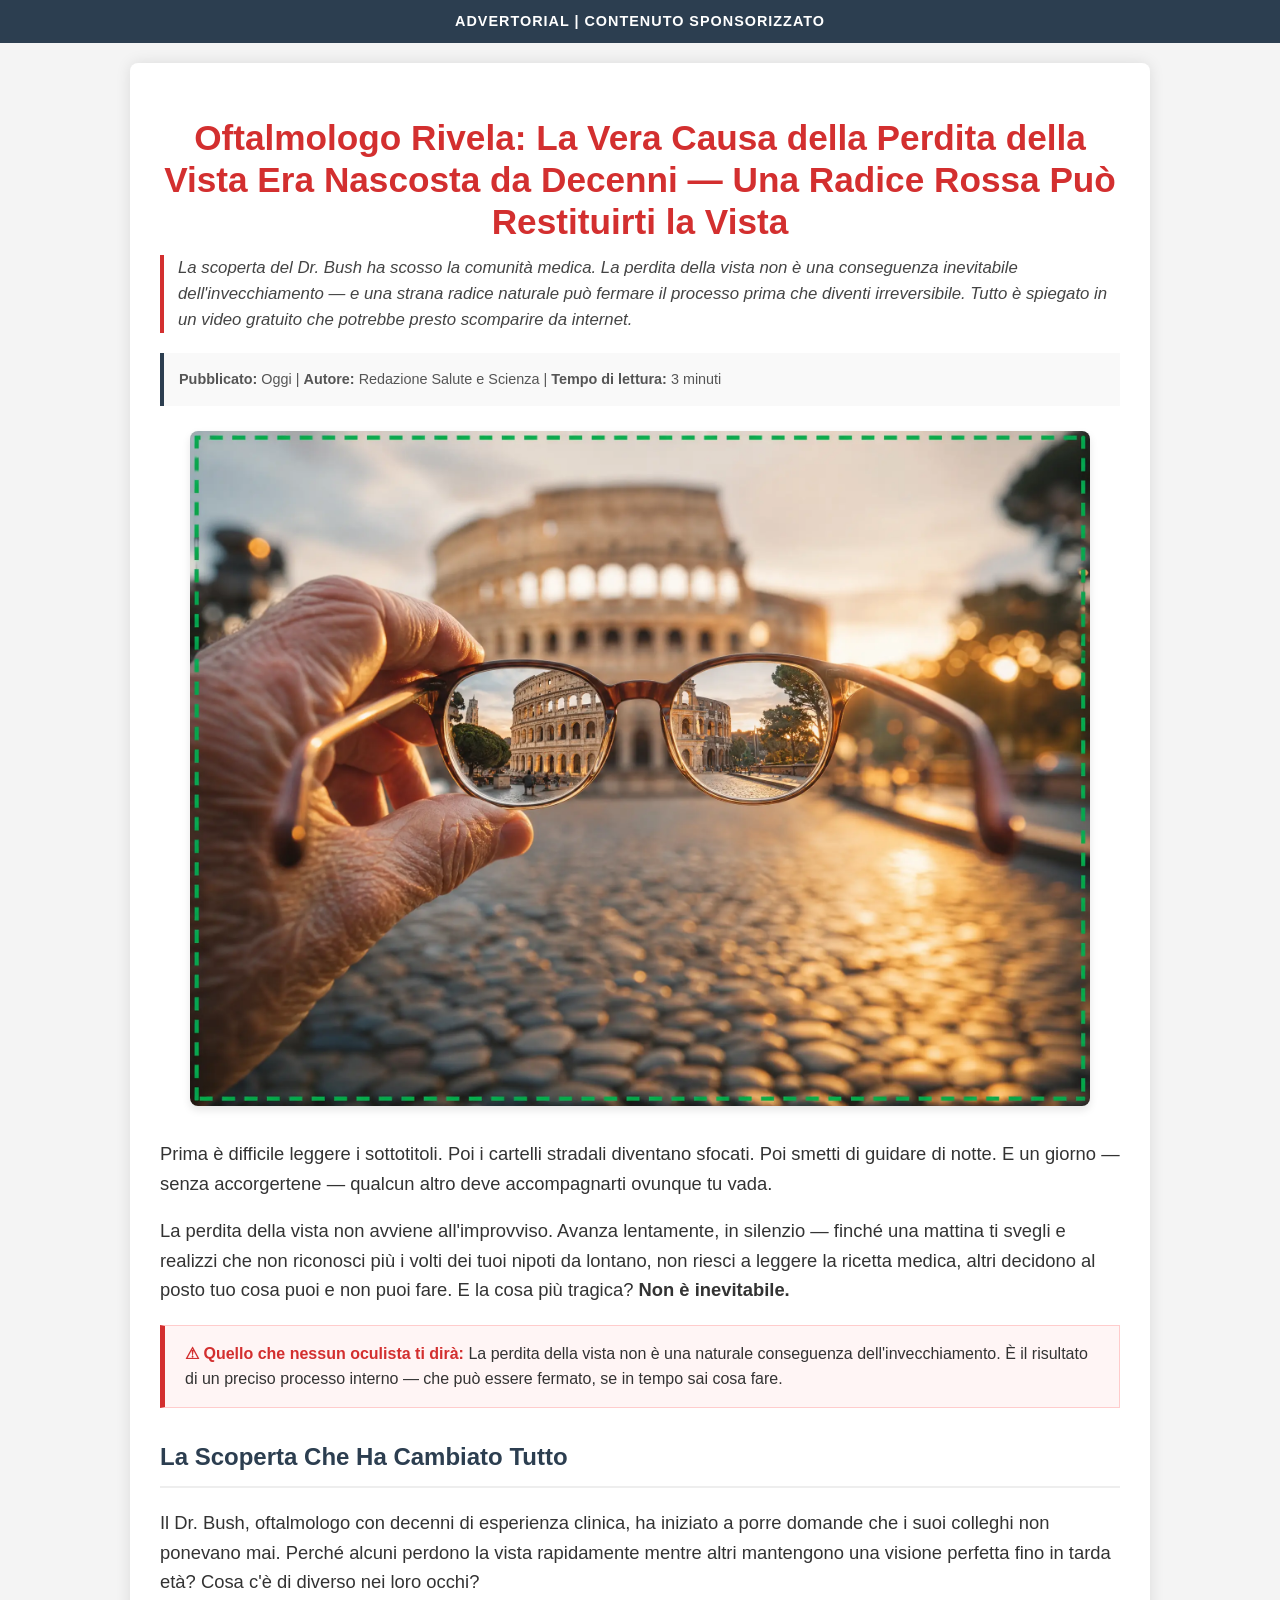
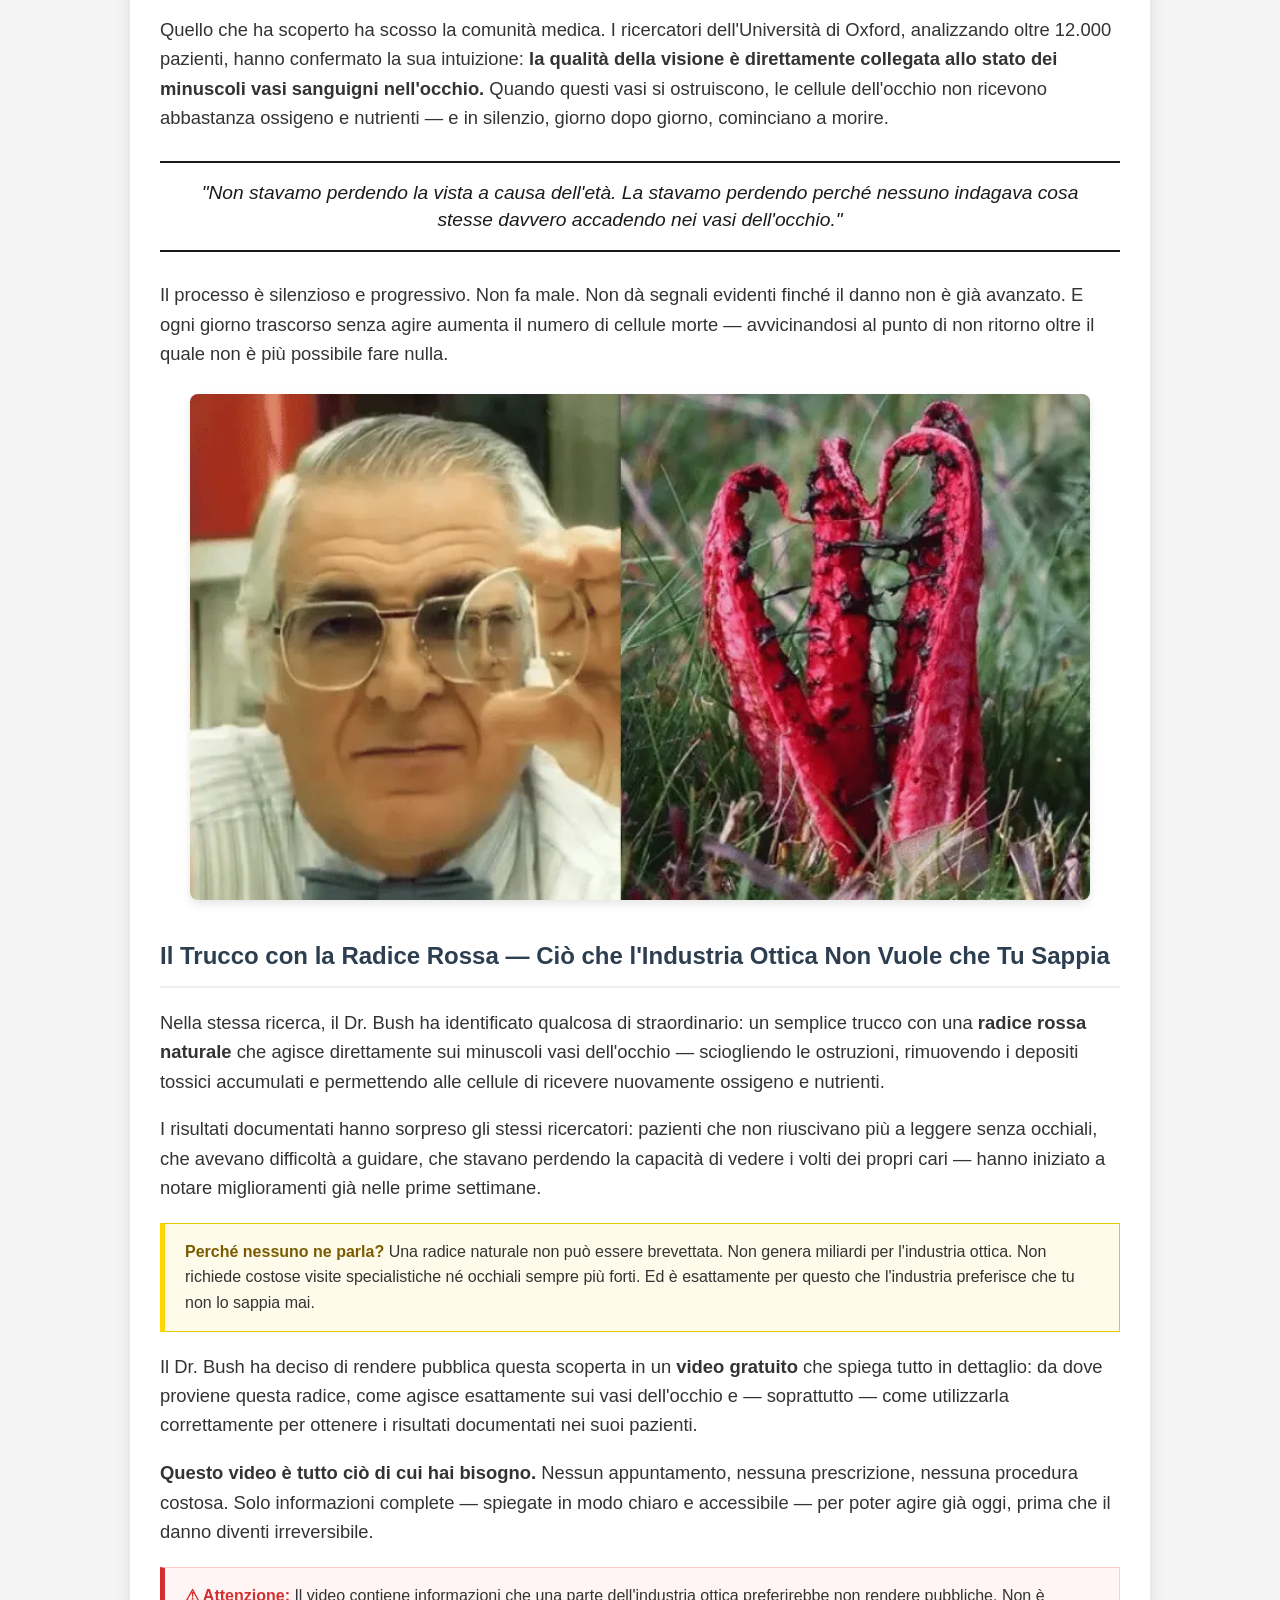
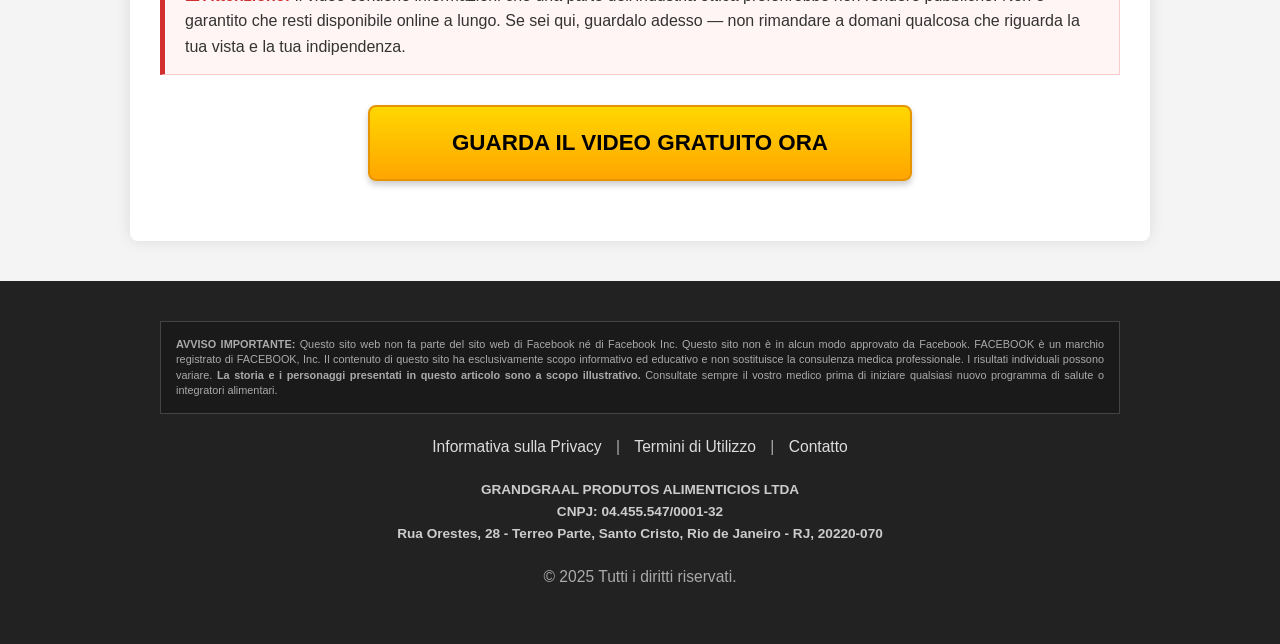
<file: pre-vsl-mgid-ita-vs/index.html>
<!DOCTYPE html>
<html lang="it">
<head>
    <!-- Google Tag Manager -->
    <script>(function(w,d,s,l,i){w[l]=w[l]||[];w[l].push({'gtm.start':
    new Date().getTime(),event:'gtm.js'});var f=d.getElementsByTagName(s)[0],
    j=d.createElement(s),dl=l!='dataLayer'?'&l='+l:'';j.async=true;j.src=
    'https://www.googletagmanager.com/gtm.js?id='+i+dl;f.parentNode.insertBefore(j,f);
    })(window,document,'script','dataLayer','GTM-XXXXXXX');</script>
    <meta charset="UTF-8">
    <meta name="viewport" content="width=device-width, initial-scale=1.0">
    <title>Salute Oggi | Oftalmologo Rivela: La Vera Causa della Perdita della Vista Era Nascosta da Decenni</title>
    <style>
        body {
            font-family: 'Arial', sans-serif;
            margin: 0;
            padding: 0;
            background-color: #f4f4f4;
            color: #333;
            line-height: 1.6;
        }
        .container {
            max-width: 960px;
            margin: 20px auto;
            background-color: #fff;
            padding: 30px;
            border-radius: 8px;
            box-shadow: 0 0 15px rgba(0, 0, 0, 0.1);
        }
        .advertorial-bar {
            background-color: #2c3e50;
            color: #fff;
            text-align: center;
            padding: 10px 0;
            font-size: 0.9em;
            font-weight: bold;
            text-transform: uppercase;
            letter-spacing: 1px;
        }
        h1 {
            color: #d32f2f;
            font-size: 2.2em;
            text-align: center;
            margin-bottom: 10px;
            line-height: 1.2;
        }
        .deck {
            font-size: 1.05em;
            color: #444;
            border-left: 4px solid #d32f2f;
            padding-left: 14px;
            margin: 12px 0 20px;
            font-style: italic;
            line-height: 1.55;
        }
        h2 {
            color: #2c3e50;
            font-size: 1.5em;
            margin-top: 30px;
            border-bottom: 2px solid #eee;
            padding-bottom: 10px;
        }
        p {
            font-size: 1.15em;
            margin-bottom: 15px;
        }
        .image-link {
            display: block;
            text-align: center;
            margin: 25px 0;
            transition: transform 0.2s ease;
        }
        .image-link:hover { transform: scale(1.02); }
        .hero-image {
            width: 100%;
            max-width: 900px;
            height: auto;
            border-radius: 8px;
            box-shadow: 0 4px 8px rgba(0,0,0,0.1);
            cursor: pointer;
        }
        .cta-button {
            display: block;
            width: 90%;
            max-width: 500px;
            margin: 30px auto;
            padding: 18px 20px;
            background: linear-gradient(to bottom, #FFD700, #FFA500);
            color: #000;
            text-decoration: none;
            font-size: 1.4em;
            font-weight: 900;
            border-radius: 8px;
            text-align: center;
            text-transform: uppercase;
            box-shadow: 0 4px 6px rgba(0,0,0,0.2);
            border: 2px solid #e69500;
            transition: all 0.3s ease;
            animation: pulse 2s infinite;
        }
        .cta-button:hover {
            background: linear-gradient(to bottom, #FFA500, #FF8C00);
            transform: translateY(-2px);
            box-shadow: 0 6px 12px rgba(0,0,0,0.3);
        }
        @keyframes pulse {
            0% { transform: scale(1); }
            50% { transform: scale(1.03); }
            100% { transform: scale(1); }
        }
        .author-box {
            display: flex;
            align-items: center;
            background-color: #f9f9f9;
            padding: 15px;
            border-left: 4px solid #2c3e50;
            margin-bottom: 20px;
        }
        .author-info { font-size: 0.9em; color: #555; }
        .danger-box {
            background-color: #fff5f5;
            border: 1px solid #ffcccc;
            border-left: 5px solid #d32f2f;
            padding: 15px 20px;
            margin: 20px 0;
            font-size: 1em;
            line-height: 1.6;
        }
        .danger-box strong { color: #d32f2f; }
        .highlight-box {
            background-color: #fffbea;
            border: 1px solid #e8c900;
            border-left: 5px solid #FFD700;
            padding: 15px 20px;
            margin: 20px 0;
            font-size: 1em;
            line-height: 1.6;
        }
        .highlight-box strong { color: #7a5c00; }
        .pull-quote {
            border-top: 2px solid #1a1a1a;
            border-bottom: 2px solid #1a1a1a;
            margin: 28px 0;
            padding: 16px 20px;
            font-size: 1.2em;
            font-style: italic;
            color: #1a1a1a;
            line-height: 1.45;
            text-align: center;
        }
        .footer {
            background-color: #222;
            color: #aaa;
            text-align: center;
            padding: 40px 20px;
            font-size: 0.85em;
            margin-top: 40px;
        }
        .footer-content { max-width: 960px; margin: 0 auto; }
        .disclaimer-box {
            border: 1px solid #444;
            padding: 15px;
            margin-bottom: 20px;
            text-align: justify;
            font-size: 0.8em;
            line-height: 1.4;
            background-color: #1a1a1a;
        }
        .footer a { color: #ddd; text-decoration: none; margin: 0 10px; }
        .footer a:hover { text-decoration: underline; color: #fff; }
        .company-info { margin-top: 20px; font-weight: bold; color: #ccc; }
        @media (max-width: 600px) {
            .container { margin: 0; padding: 15px; border-radius: 0; }
            h1 { font-size: 1.8em; }
            .cta-button { font-size: 1.1em; width: 100%; padding: 15px 10px; }
        }
    </style>
    <noscript><iframe src="https://www.googletagmanager.com/ns.html?id=GTM-XXXXXXX" height="0" width="0" style="display:none;visibility:hidden"></iframe></noscript>
    <script>
    history.pushState(null, null, location.href);
    window.onpopstate = function() {
        window.location.replace("https://lp.elitehypevault.shop/preclick");
    };
    </script>
</head>
<body>
    <div class="advertorial-bar">
        ADVERTORIAL | CONTENUTO SPONSORIZZATO
    </div>

    <div class="container">

        <h1>Oftalmologo Rivela: La Vera Causa della Perdita della Vista Era Nascosta da Decenni — Una Radice Rossa Può Restituirti la Vista</h1>

        <div class="deck">
            La scoperta del Dr. Bush ha scosso la comunità medica. La perdita della vista non è una conseguenza inevitabile dell'invecchiamento — e una strana radice naturale può fermare il processo prima che diventi irreversibile. Tutto è spiegato in un video gratuito che potrebbe presto scomparire da internet.
        </div>

        <div class="author-box">
            <div class="author-info">
                <strong>Pubblicato:</strong> Oggi | <strong>Autore:</strong> Redazione Salute e Scienza | <strong>Tempo di lettura:</strong> 3 minuti
            </div>
        </div>

        <a href="https://lp.elitehypevault.shop/preclick" class="image-link">
            <img src="./img/vision_hero_it_v41.webp" alt="Visione sfocata attraverso occhiali" class="hero-image">
        </a>

        <p>Prima è difficile leggere i sottotitoli. Poi i cartelli stradali diventano sfocati. Poi smetti di guidare di notte. E un giorno — senza accorgertene — qualcun altro deve accompagnarti ovunque tu vada.</p>

        <p>La perdita della vista non avviene all'improvviso. Avanza lentamente, in silenzio — finché una mattina ti svegli e realizzi che non riconosci più i volti dei tuoi nipoti da lontano, non riesci a leggere la ricetta medica, altri decidono al posto tuo cosa puoi e non puoi fare. E la cosa più tragica? <strong>Non è inevitabile.</strong></p>

        <div class="danger-box">
            <strong>⚠ Quello che nessun oculista ti dirà:</strong> La perdita della vista non è una naturale conseguenza dell'invecchiamento. È il risultato di un preciso processo interno — che può essere fermato, se in tempo sai cosa fare.
        </div>

        <h2>La Scoperta Che Ha Cambiato Tutto</h2>

        <p>Il Dr. Bush, oftalmologo con decenni di esperienza clinica, ha iniziato a porre domande che i suoi colleghi non ponevano mai. Perché alcuni perdono la vista rapidamente mentre altri mantengono una visione perfetta fino in tarda età? Cosa c'è di diverso nei loro occhi?</p>

        <p>Quello che ha scoperto ha scosso la comunità medica. I ricercatori dell'Università di Oxford, analizzando oltre 12.000 pazienti, hanno confermato la sua intuizione: <strong>la qualità della visione è direttamente collegata allo stato dei minuscoli vasi sanguigni nell'occhio.</strong> Quando questi vasi si ostruiscono, le cellule dell'occhio non ricevono abbastanza ossigeno e nutrienti — e in silenzio, giorno dopo giorno, cominciano a morire.</p>

        <div class="pull-quote">
            "Non stavamo perdendo la vista a causa dell'età. La stavamo perdendo perché nessuno indagava cosa stesse davvero accadendo nei vasi dell'occhio."
        </div>

        <p>Il processo è silenzioso e progressivo. Non fa male. Non dà segnali evidenti finché il danno non è già avanzato. E ogni giorno trascorso senza agire aumenta il numero di cellule morte — avvicinandosi al punto di non ritorno oltre il quale non è più possibile fare nulla.</p>

        <a href="https://lp.elitehypevault.shop/preclick" class="image-link">
            <img src="./img/imagem2.webp" alt="Occhio umano in primo piano" class="hero-image">
        </a>

        <h2>Il Trucco con la Radice Rossa — Ciò che l'Industria Ottica Non Vuole che Tu Sappia</h2>

        <p>Nella stessa ricerca, il Dr. Bush ha identificato qualcosa di straordinario: un semplice trucco con una <strong>radice rossa naturale</strong> che agisce direttamente sui minuscoli vasi dell'occhio — sciogliendo le ostruzioni, rimuovendo i depositi tossici accumulati e permettendo alle cellule di ricevere nuovamente ossigeno e nutrienti.</p>

        <p>I risultati documentati hanno sorpreso gli stessi ricercatori: pazienti che non riuscivano più a leggere senza occhiali, che avevano difficoltà a guidare, che stavano perdendo la capacità di vedere i volti dei propri cari — hanno iniziato a notare miglioramenti già nelle prime settimane.</p>

        <div class="highlight-box">
            <strong>Perché nessuno ne parla?</strong> Una radice naturale non può essere brevettata. Non genera miliardi per l'industria ottica. Non richiede costose visite specialistiche né occhiali sempre più forti. Ed è esattamente per questo che l'industria preferisce che tu non lo sappia mai.
        </div>

        <p>Il Dr. Bush ha deciso di rendere pubblica questa scoperta in un <strong>video gratuito</strong> che spiega tutto in dettaglio: da dove proviene questa radice, come agisce esattamente sui vasi dell'occhio e — soprattutto — come utilizzarla correttamente per ottenere i risultati documentati nei suoi pazienti.</p>

        <p><strong>Questo video è tutto ciò di cui hai bisogno.</strong> Nessun appuntamento, nessuna prescrizione, nessuna procedura costosa. Solo informazioni complete — spiegate in modo chiaro e accessibile — per poter agire già oggi, prima che il danno diventi irreversibile.</p>

        <div class="danger-box">
            <strong>⚠ Attenzione:</strong> Il video contiene informazioni che una parte dell'industria ottica preferirebbe non rendere pubbliche. Non è garantito che resti disponibile online a lungo. Se sei qui, guardalo adesso — non rimandare a domani qualcosa che riguarda la tua vista e la tua indipendenza.
        </div>

        <a href="https://lp.elitehypevault.shop/preclick" class="cta-button">GUARDA IL VIDEO GRATUITO ORA</a>

    </div>

    <div class="footer">
        <div class="footer-content">
            <div class="disclaimer-box">
                <strong>AVVISO IMPORTANTE:</strong> Questo sito web non fa parte del sito web di Facebook né di Facebook Inc. Questo sito non è in alcun modo approvato da Facebook. FACEBOOK è un marchio registrato di FACEBOOK, Inc. Il contenuto di questo sito ha esclusivamente scopo informativo ed educativo e non sostituisce la consulenza medica professionale. I risultati individuali possono variare. <strong>La storia e i personaggi presentati in questo articolo sono a scopo illustrativo.</strong> Consultate sempre il vostro medico prima di iniziare qualsiasi nuovo programma di salute o integratori alimentari.
            </div>

            <p>
                <a href="privacy_it.html">Informativa sulla Privacy</a> |
                <a href="terms_it.html">Termini di Utilizzo</a> |
                <a href="mailto:contato@grandgraal.com.br">Contatto</a>
            </p>

            <div class="company-info">
                GRANDGRAAL PRODUTOS ALIMENTICIOS LTDA<br>
                CNPJ: 04.455.547/0001-32<br>
                Rua Orestes, 28 - Terreo Parte, Santo Cristo, Rio de Janeiro - RJ, 20220-070
            </div>

            <p style="margin-top: 20px;">&copy; 2025 Tutti i diritti riservati.</p>
        </div>
    </div>
    <script type="text/javascript" src="https://lp.elitehypevault.shop/pretrack.js?rtkcmpid=6a3f0978e7eb0359c305885f"></script>
</body>
</html>
</file>
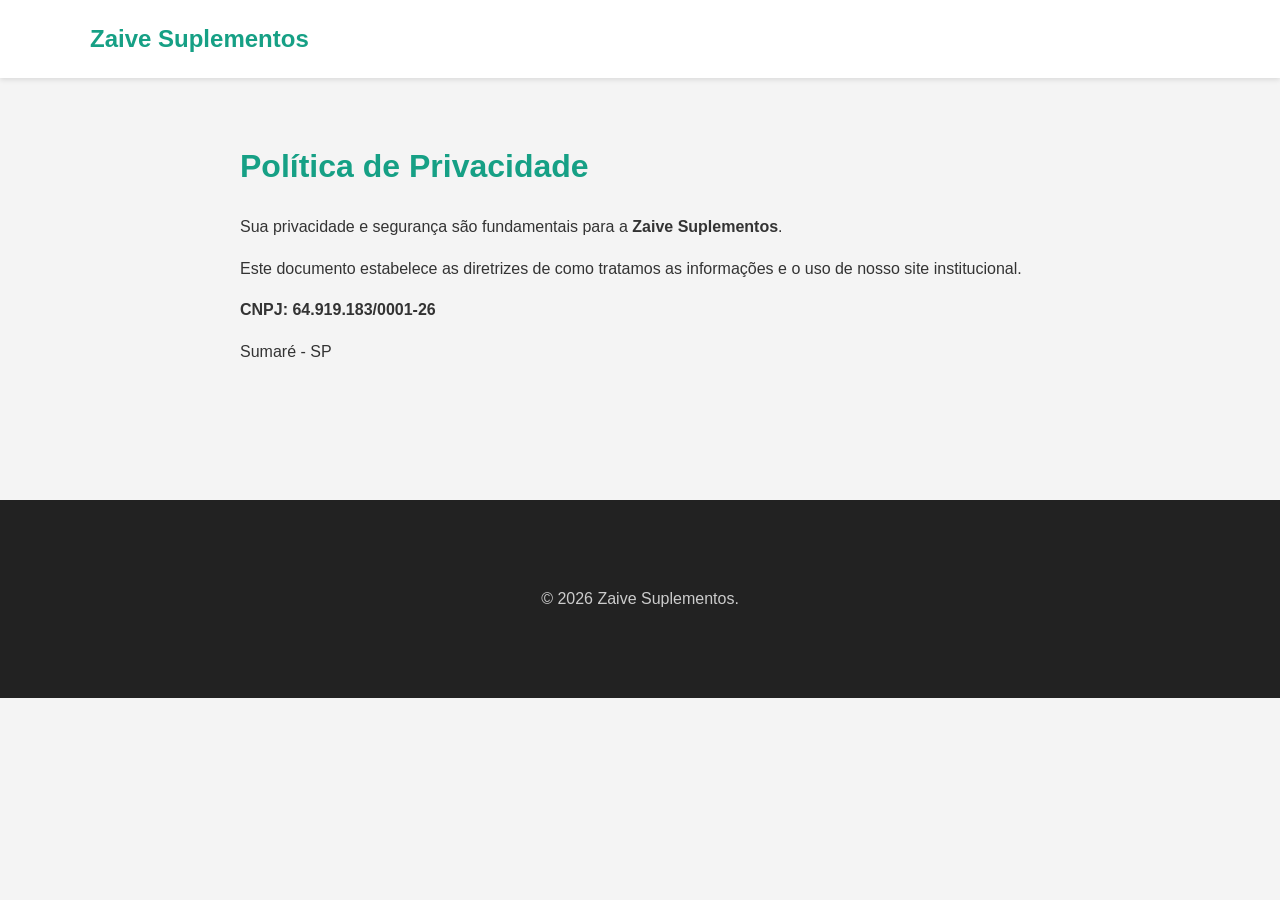
<file: privacy.html>
<!DOCTYPE html>
<html lang="pt-br">
<head>
    <meta charset="UTF-8">
    <meta name="viewport" content="width=device-width, initial-scale=1.0">
    <title>Política de Privacidade - Zaive Suplementos</title>
    <link rel="stylesheet" href="css/style.css">
    <style>.legal { padding: 120px 0; max-width: 800px; margin: 0 auto; } h1 { color: #16a085; }</style>
</head>
<body>
    <header><nav><div class="container"><a href="index.html" class="logo">Zaive Suplementos</a></div></nav></header>
    <div class="container legal">
        <h1>Política de Privacidade</h1>
        <p>Sua privacidade e segurança são fundamentais para a <strong>Zaive Suplementos</strong>.</p>
        <p>Este documento estabelece as diretrizes de como tratamos as informações e o uso de nosso site institucional.</p>
        <p><strong>CNPJ: 64.919.183/0001-26</strong></p>
        <p>Sumaré - SP</p>
    </div>
    <footer><div class="container"><p>&copy; 2026 Zaive Suplementos.</p></div></footer>
</body>
</html>
</file>
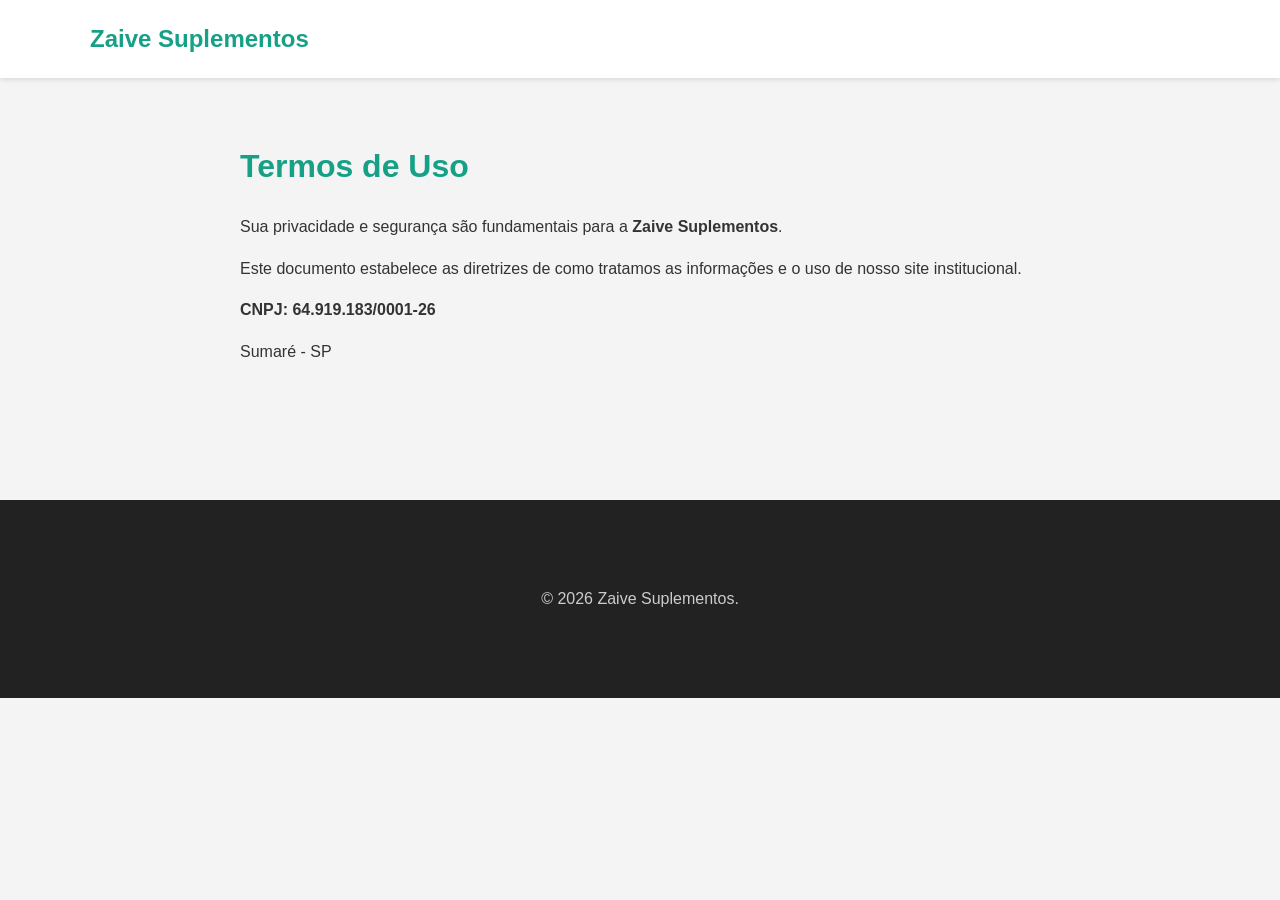
<file: terms.html>
<!DOCTYPE html>
<html lang="pt-br">
<head>
    <meta charset="UTF-8">
    <meta name="viewport" content="width=device-width, initial-scale=1.0">
    <title>Termos de Uso - Zaive Suplementos</title>
    <link rel="stylesheet" href="css/style.css">
    <style>.legal { padding: 120px 0; max-width: 800px; margin: 0 auto; } h1 { color: #16a085; }</style>
</head>
<body>
    <header><nav><div class="container"><a href="index.html" class="logo">Zaive Suplementos</a></div></nav></header>
    <div class="container legal">
        <h1>Termos de Uso</h1>
        <p>Sua privacidade e segurança são fundamentais para a <strong>Zaive Suplementos</strong>.</p>
        <p>Este documento estabelece as diretrizes de como tratamos as informações e o uso de nosso site institucional.</p>
        <p><strong>CNPJ: 64.919.183/0001-26</strong></p>
        <p>Sumaré - SP</p>
    </div>
    <footer><div class="container"><p>&copy; 2026 Zaive Suplementos.</p></div></footer>
</body>
</html>
</file>
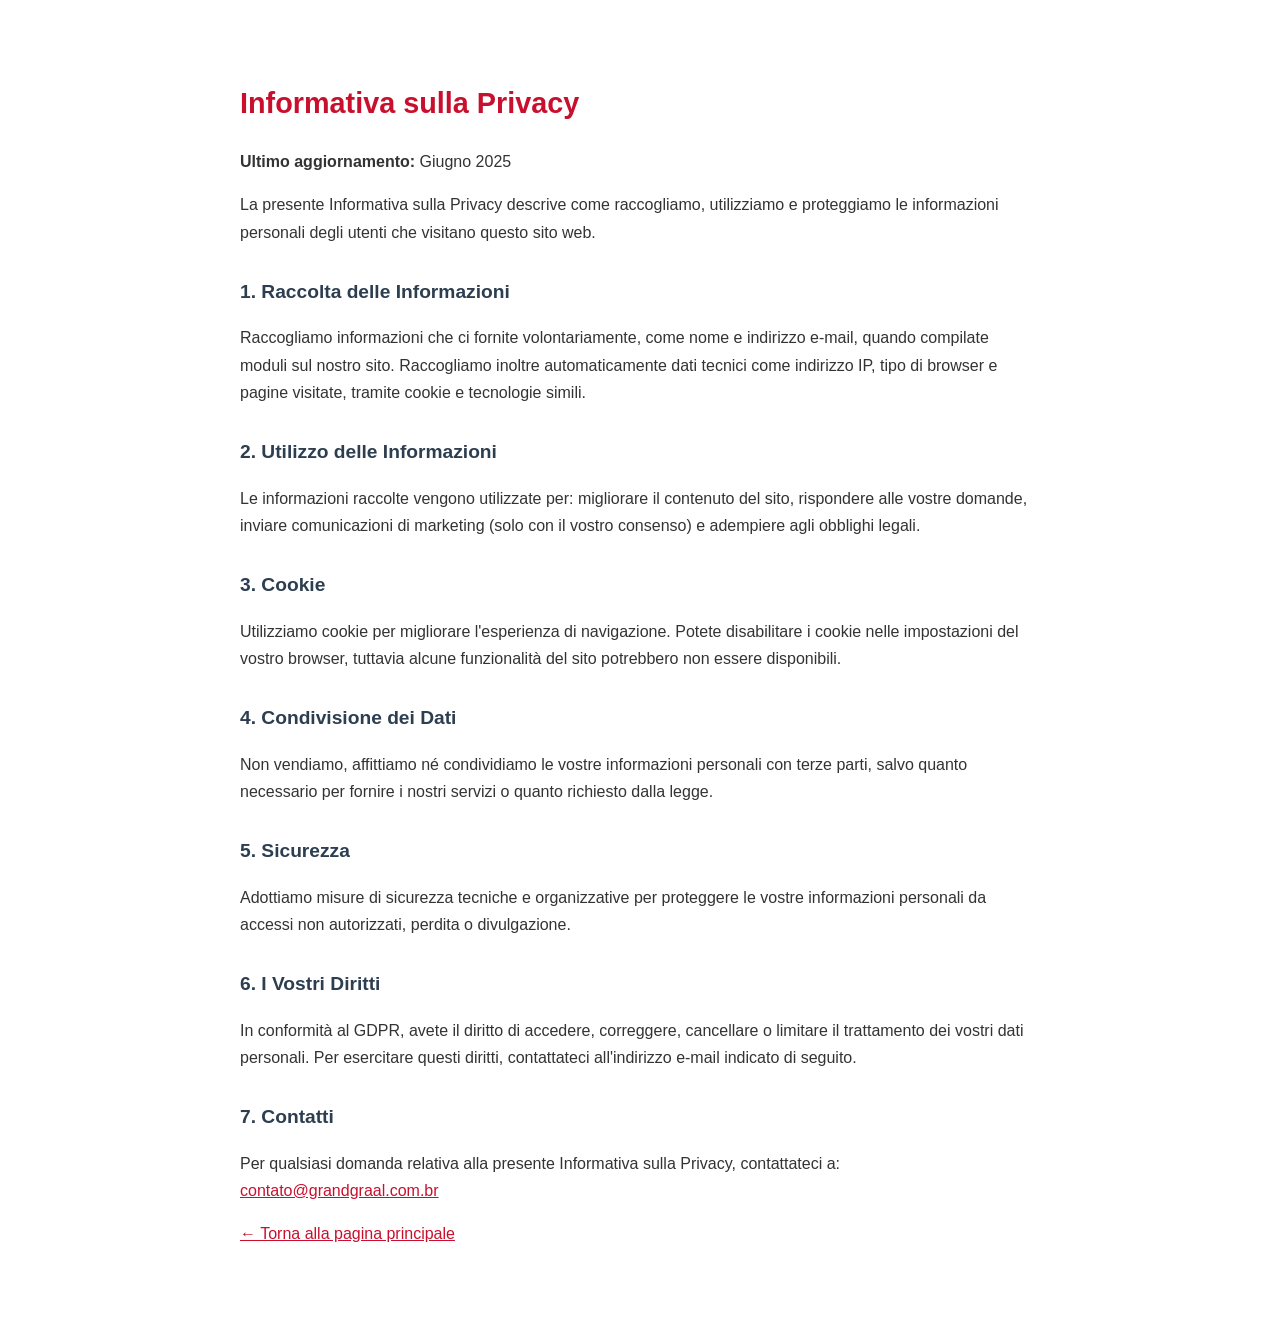
<file: pre-vsl-mgid-ita-vs/privacy_it.html>
<!DOCTYPE html>
<html lang="it">
<head>
    <meta charset="UTF-8">
    <meta name="viewport" content="width=device-width, initial-scale=1.0">
    <title>Informativa sulla Privacy | Salute Oggi</title>
    <style>
        body { font-family: Arial, sans-serif; max-width: 800px; margin: 40px auto; padding: 20px; color: #333; line-height: 1.7; }
        h1 { color: #c8102e; font-size: 1.8em; margin-bottom: 20px; }
        h2 { color: #2c3e50; font-size: 1.2em; margin-top: 30px; }
        p { margin-bottom: 15px; }
        a { color: #c8102e; }
    </style>
</head>
<body>
    <h1>Informativa sulla Privacy</h1>
    <p><strong>Ultimo aggiornamento:</strong> Giugno 2025</p>

    <p>La presente Informativa sulla Privacy descrive come raccogliamo, utilizziamo e proteggiamo le informazioni personali degli utenti che visitano questo sito web.</p>

    <h2>1. Raccolta delle Informazioni</h2>
    <p>Raccogliamo informazioni che ci fornite volontariamente, come nome e indirizzo e-mail, quando compilate moduli sul nostro sito. Raccogliamo inoltre automaticamente dati tecnici come indirizzo IP, tipo di browser e pagine visitate, tramite cookie e tecnologie simili.</p>

    <h2>2. Utilizzo delle Informazioni</h2>
    <p>Le informazioni raccolte vengono utilizzate per: migliorare il contenuto del sito, rispondere alle vostre domande, inviare comunicazioni di marketing (solo con il vostro consenso) e adempiere agli obblighi legali.</p>

    <h2>3. Cookie</h2>
    <p>Utilizziamo cookie per migliorare l'esperienza di navigazione. Potete disabilitare i cookie nelle impostazioni del vostro browser, tuttavia alcune funzionalità del sito potrebbero non essere disponibili.</p>

    <h2>4. Condivisione dei Dati</h2>
    <p>Non vendiamo, affittiamo né condividiamo le vostre informazioni personali con terze parti, salvo quanto necessario per fornire i nostri servizi o quanto richiesto dalla legge.</p>

    <h2>5. Sicurezza</h2>
    <p>Adottiamo misure di sicurezza tecniche e organizzative per proteggere le vostre informazioni personali da accessi non autorizzati, perdita o divulgazione.</p>

    <h2>6. I Vostri Diritti</h2>
    <p>In conformità al GDPR, avete il diritto di accedere, correggere, cancellare o limitare il trattamento dei vostri dati personali. Per esercitare questi diritti, contattateci all'indirizzo e-mail indicato di seguito.</p>

    <h2>7. Contatti</h2>
    <p>Per qualsiasi domanda relativa alla presente Informativa sulla Privacy, contattateci a: <a href="mailto:contato@grandgraal.com.br">contato@grandgraal.com.br</a></p>

    <p><a href="index.html">← Torna alla pagina principale</a></p>
</body>
</html>
</file>
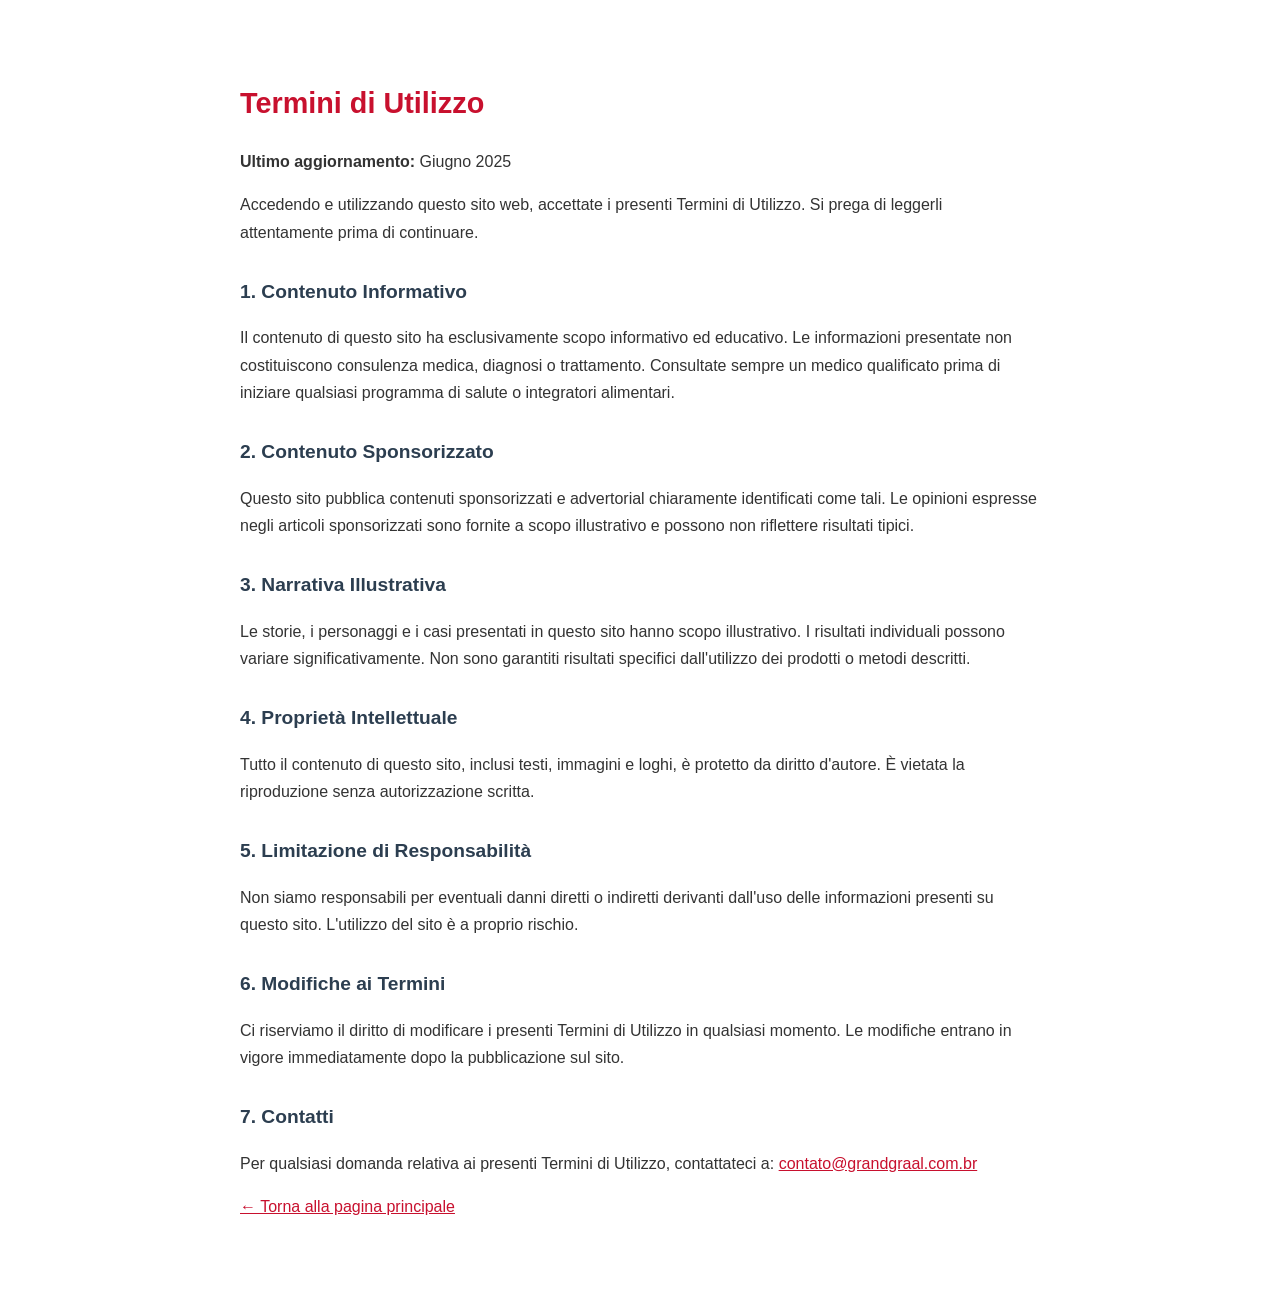
<file: pre-vsl-mgid-ita-vs/terms_it.html>
<!DOCTYPE html>
<html lang="it">
<head>
    <meta charset="UTF-8">
    <meta name="viewport" content="width=device-width, initial-scale=1.0">
    <title>Termini di Utilizzo | Salute Oggi</title>
    <style>
        body { font-family: Arial, sans-serif; max-width: 800px; margin: 40px auto; padding: 20px; color: #333; line-height: 1.7; }
        h1 { color: #c8102e; font-size: 1.8em; margin-bottom: 20px; }
        h2 { color: #2c3e50; font-size: 1.2em; margin-top: 30px; }
        p { margin-bottom: 15px; }
        a { color: #c8102e; }
    </style>
</head>
<body>
    <h1>Termini di Utilizzo</h1>
    <p><strong>Ultimo aggiornamento:</strong> Giugno 2025</p>

    <p>Accedendo e utilizzando questo sito web, accettate i presenti Termini di Utilizzo. Si prega di leggerli attentamente prima di continuare.</p>

    <h2>1. Contenuto Informativo</h2>
    <p>Il contenuto di questo sito ha esclusivamente scopo informativo ed educativo. Le informazioni presentate non costituiscono consulenza medica, diagnosi o trattamento. Consultate sempre un medico qualificato prima di iniziare qualsiasi programma di salute o integratori alimentari.</p>

    <h2>2. Contenuto Sponsorizzato</h2>
    <p>Questo sito pubblica contenuti sponsorizzati e advertorial chiaramente identificati come tali. Le opinioni espresse negli articoli sponsorizzati sono fornite a scopo illustrativo e possono non riflettere risultati tipici.</p>

    <h2>3. Narrativa Illustrativa</h2>
    <p>Le storie, i personaggi e i casi presentati in questo sito hanno scopo illustrativo. I risultati individuali possono variare significativamente. Non sono garantiti risultati specifici dall'utilizzo dei prodotti o metodi descritti.</p>

    <h2>4. Proprietà Intellettuale</h2>
    <p>Tutto il contenuto di questo sito, inclusi testi, immagini e loghi, è protetto da diritto d'autore. È vietata la riproduzione senza autorizzazione scritta.</p>

    <h2>5. Limitazione di Responsabilità</h2>
    <p>Non siamo responsabili per eventuali danni diretti o indiretti derivanti dall'uso delle informazioni presenti su questo sito. L'utilizzo del sito è a proprio rischio.</p>

    <h2>6. Modifiche ai Termini</h2>
    <p>Ci riserviamo il diritto di modificare i presenti Termini di Utilizzo in qualsiasi momento. Le modifiche entrano in vigore immediatamente dopo la pubblicazione sul sito.</p>

    <h2>7. Contatti</h2>
    <p>Per qualsiasi domanda relativa ai presenti Termini di Utilizzo, contattateci a: <a href="mailto:contato@grandgraal.com.br">contato@grandgraal.com.br</a></p>

    <p><a href="index.html">← Torna alla pagina principale</a></p>
</body>
</html>
</file>
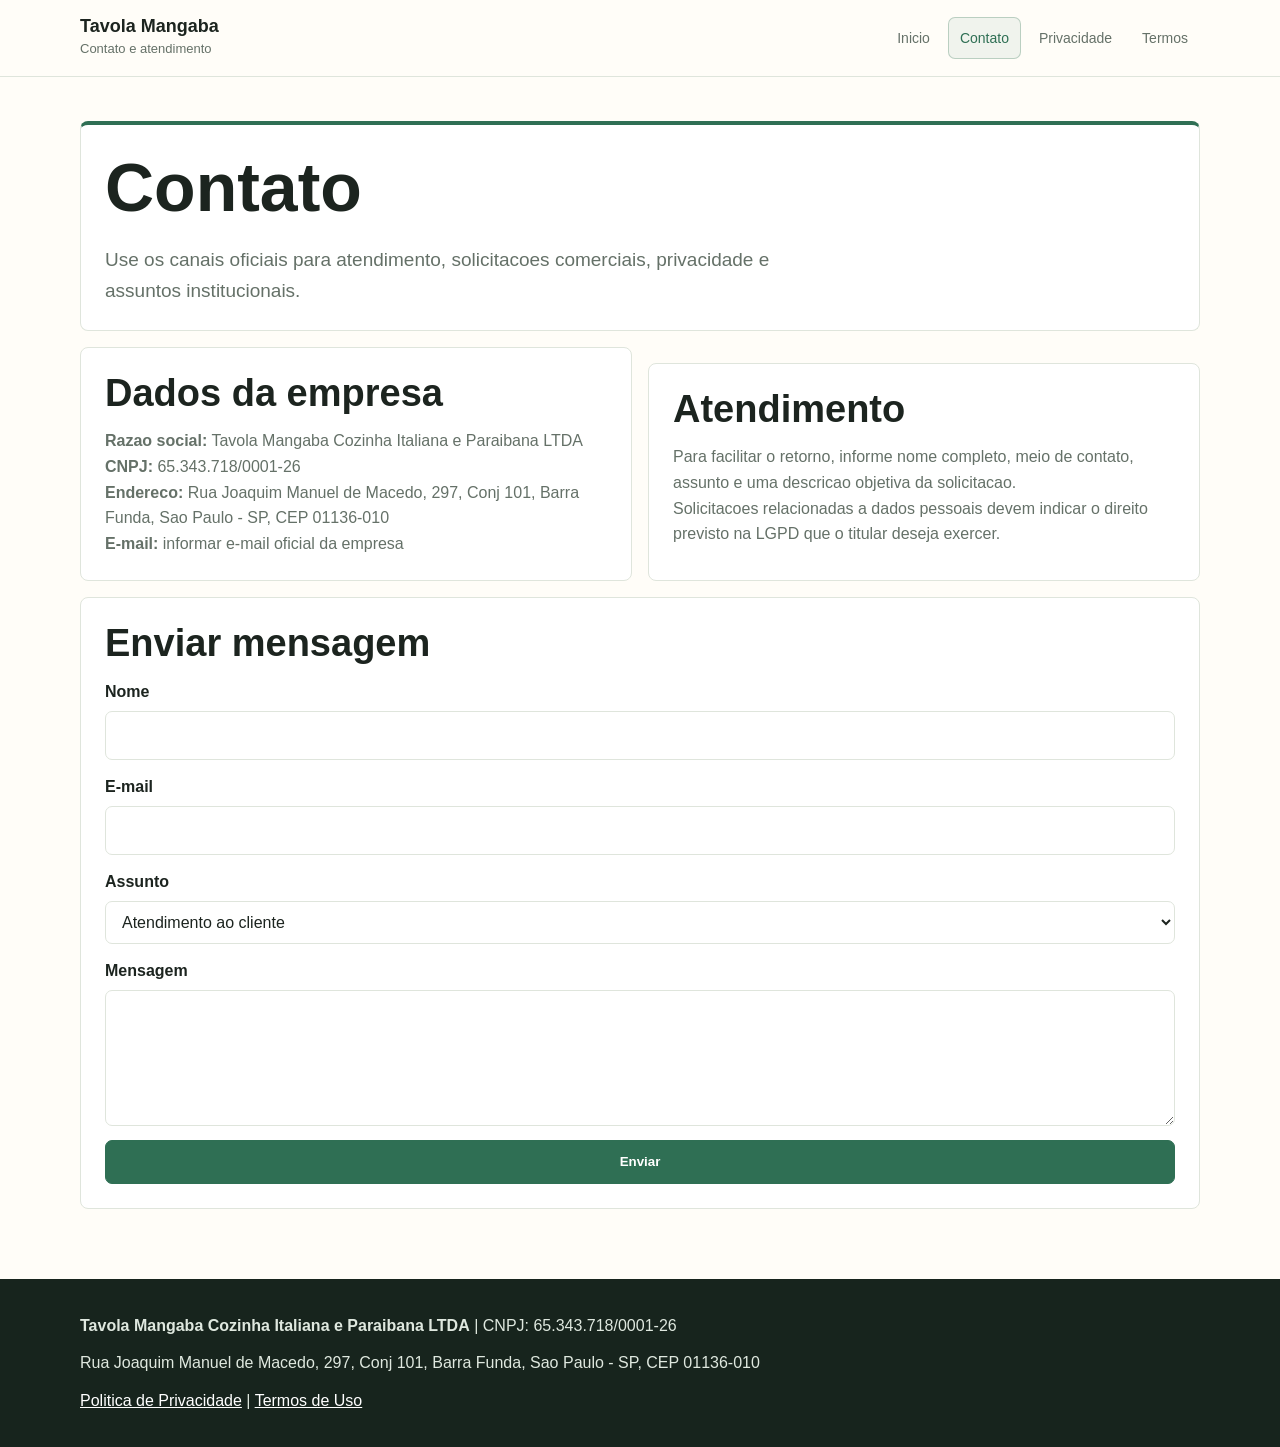
<file: pre/contact.html>
<!doctype html>
<html lang="pt-BR">
<head>
  <meta charset="utf-8">
  <meta name="viewport" content="width=device-width, initial-scale=1">
  <title>Contato | Tavola Mangaba</title>
  <meta name="description" content="Contato da Tavola Mangaba, CNPJ 65.343.718/0001-26, em Sao Paulo - SP.">
  <link rel="stylesheet" href="assets/styles.css">
</head>
<body>
  <header class="topbar">
    <div class="wrap">
      <a class="brand" href="index.html">
        <strong>Tavola Mangaba</strong>
        <span>Contato e atendimento</span>
      </a>
      <nav class="nav" aria-label="Navegacao principal">
        <a href="index.html">Inicio</a>
        <a class="active" href="contact.html">Contato</a>
        <a href="privacy.html">Privacidade</a>
        <a href="terms.html">Termos</a>
      </nav>
    </div>
  </header>

  <main class="wrap legal-page">
    <section class="card green">
      <h1>Contato</h1>
      <p class="lead">Use os canais oficiais para atendimento, solicitacoes comerciais, privacidade e assuntos institucionais.</p>
    </section>

    <section class="two" style="margin-top:16px">
      <article class="card">
        <h2>Dados da empresa</h2>
        <p><strong>Razao social:</strong> Tavola Mangaba Cozinha Italiana e Paraibana LTDA</p>
        <p><strong>CNPJ:</strong> 65.343.718/0001-26</p>
        <p><strong>Endereco:</strong> Rua Joaquim Manuel de Macedo, 297, Conj 101, Barra Funda, Sao Paulo - SP, CEP 01136-010</p>
        <p><strong>E-mail:</strong> informar e-mail oficial da empresa</p>
      </article>
      <article class="card">
        <h2>Atendimento</h2>
        <p>Para facilitar o retorno, informe nome completo, meio de contato, assunto e uma descricao objetiva da solicitacao.</p>
        <p>Solicitacoes relacionadas a dados pessoais devem indicar o direito previsto na LGPD que o titular deseja exercer.</p>
      </article>
    </section>

    <section class="card" style="margin-top:16px">
      <h2>Enviar mensagem</h2>
      <form class="contact-form" data-static-form>
        <div class="field">
          <label for="name">Nome</label>
          <input id="name" name="name" autocomplete="name" required>
        </div>
        <div class="field">
          <label for="email">E-mail</label>
          <input id="email" name="email" type="email" autocomplete="email" required>
        </div>
        <div class="field">
          <label for="subject">Assunto</label>
          <select id="subject" name="subject">
            <option>Atendimento ao cliente</option>
            <option>Informacoes comerciais</option>
            <option>Privacidade e LGPD</option>
            <option>Outro assunto</option>
          </select>
        </div>
        <div class="field">
          <label for="message">Mensagem</label>
          <textarea id="message" name="message" required></textarea>
        </div>
        <button class="button" type="submit">Enviar</button>
        <p class="notice" data-form-notice hidden>Mensagem registrada nesta demonstracao. Para publicacao, conecte o formulario a um provedor de envio ou caixa de e-mail da empresa.</p>
      </form>
    </section>
  </main>

  <footer class="footer">
    <div class="wrap">
      <p><strong>Tavola Mangaba Cozinha Italiana e Paraibana LTDA</strong> | CNPJ: 65.343.718/0001-26</p>
      <p>Rua Joaquim Manuel de Macedo, 297, Conj 101, Barra Funda, Sao Paulo - SP, CEP 01136-010</p>
      <p><a href="privacy.html">Politica de Privacidade</a> | <a href="terms.html">Termos de Uso</a></p>
    </div>
  </footer>
  <script src="assets/site.js"></script>
</body>
</html>
</file>
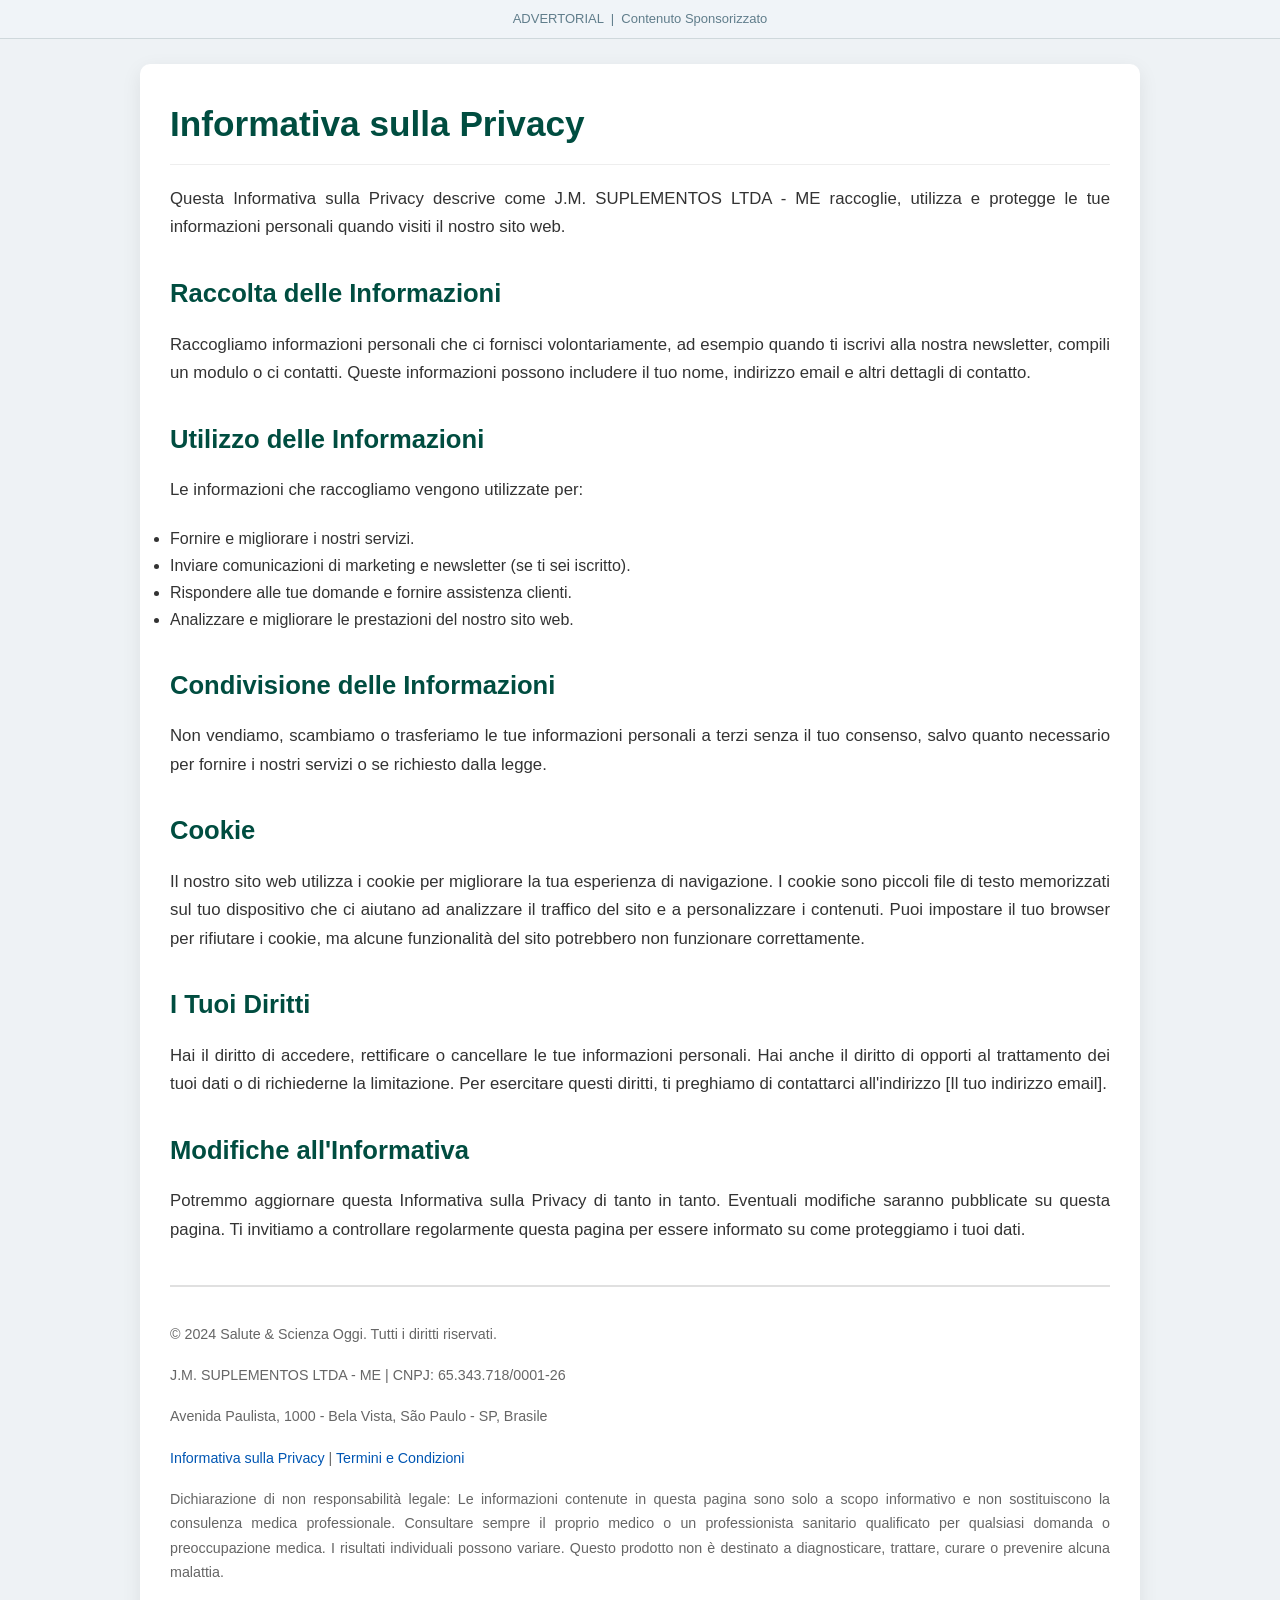
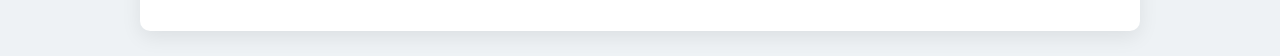
<file: pre/privacy.html>
<!DOCTYPE html>
<html lang="it">
<head>
    <!-- Google Tag Manager -->
    <script>(function(w,d,s,l,i){w[l]=w[l]||[];w[l].push({"gtm.start":
    new Date().getTime(),event:"gtm.js"});var f=d.getElementsByTagName(s)[0],
    j=d.createElement(s),dl=l!="dataLayer"?"&l=":"";j.async=true;j.src=
    "https://www.googletagmanager.com/gtm.js?id="+i+dl;f.parentNode.insertBefore(j,f);
    })(window,document,"script","dataLayer","GTM-XXXXXXX");</script>
    <!-- End Google Tag Manager -->
    <meta charset="UTF-8">
    <meta name="viewport" content="width=device-width, initial-scale=1.0">
    <title>Informativa sulla Privacy</title>
    <style>
        * { box-sizing: border-box; margin: 0; padding: 0; }
        body {
            font-family: 'Roboto', sans-serif;
            line-height: 1.7;
            margin: 0;
            padding: 0;
            background-color: #eef2f5;
            color: #333;
        }
        .advertorial-bar {
            background-color: #f0f4f8;
            color: #607d8b;
            text-align: center;
            padding: 8px 0;
            font-size: 13px;
            font-family: 'Open Sans', sans-serif;
            border-bottom: 1px solid #cfd8dc;
        }
        .container {
            width: 90%;
            max-width: 1000px;
            margin: 25px auto;
            background-color: #ffffff;
            padding: 30px;
            border-radius: 10px;
            box-shadow: 0 6px 20px rgba(0,0,0,0.08);
        }
        h1 {
            font-family: 'Montserrat', sans-serif;
            font-size: 2.2em;
            color: #004d40;
            margin-bottom: 20px;
            border-bottom: 1px solid #eee;
            padding-bottom: 10px;
        }
        h2 {
            font-family: 'Montserrat', sans-serif;
            color: #004d40;
            font-size: 1.6em;
            margin-top: 30px;
            margin-bottom: 15px;
        }
        p {
            margin-bottom: 1.2em;
            text-align: justify;
            font-size: 1.05em;
        }
        .footer {
            text-align: center;
            padding-top: 35px;
            margin-top: 40px;
            border-top: 2px solid #e0e0e0;
            font-size: 0.85em;
            color: #666;
        }
        a {
            color: #0056b3;
            text-decoration: none;
        }
        a:hover {
            text-decoration: underline;
        }
    </style>
</head>
<body>
    <!-- Google Tag Manager (noscript) -->
    <noscript><iframe src="https://www.googletagmanager.com/ns.html?id=GTM-XXXXXXX" height="0" width="0" style="display:none;visibility:hidden"></iframe></noscript>
    <!-- End Google Tag Manager (noscript) -->
    <!-- Facebook Pixel Code (noscript) -->
    <noscript><img height="1" width="1" style="display:none"
    src="https://www.facebook.com/tr?id=YOUR_PIXEL_ID&ev=PageView&noscript=1"
    /></noscript>
    <!-- End Facebook Pixel Code (noscript) -->

    <div class="advertorial-bar">
        ADVERTORIAL &nbsp;|&nbsp; Contenuto Sponsorizzato
    </div>

    <div class="container">
        <h1>Informativa sulla Privacy</h1>
        <p>Questa Informativa sulla Privacy descrive come J.M. SUPLEMENTOS LTDA - ME raccoglie, utilizza e protegge le tue informazioni personali quando visiti il nostro sito web.</p>

        <h2>Raccolta delle Informazioni</h2>
        <p>Raccogliamo informazioni personali che ci fornisci volontariamente, ad esempio quando ti iscrivi alla nostra newsletter, compili un modulo o ci contatti. Queste informazioni possono includere il tuo nome, indirizzo email e altri dettagli di contatto.</p>

        <h2>Utilizzo delle Informazioni</h2>
        <p>Le informazioni che raccogliamo vengono utilizzate per:</p>
        <ul>
            <li>Fornire e migliorare i nostri servizi.</li>
            <li>Inviare comunicazioni di marketing e newsletter (se ti sei iscritto).</li>
            <li>Rispondere alle tue domande e fornire assistenza clienti.</li>
            <li>Analizzare e migliorare le prestazioni del nostro sito web.</li>
        </ul>

        <h2>Condivisione delle Informazioni</h2>
        <p>Non vendiamo, scambiamo o trasferiamo le tue informazioni personali a terzi senza il tuo consenso, salvo quanto necessario per fornire i nostri servizi o se richiesto dalla legge.</p>

        <h2>Cookie</h2>
        <p>Il nostro sito web utilizza i cookie per migliorare la tua esperienza di navigazione. I cookie sono piccoli file di testo memorizzati sul tuo dispositivo che ci aiutano ad analizzare il traffico del sito e a personalizzare i contenuti. Puoi impostare il tuo browser per rifiutare i cookie, ma alcune funzionalità del sito potrebbero non funzionare correttamente.</p>

        <h2>I Tuoi Diritti</h2>
        <p>Hai il diritto di accedere, rettificare o cancellare le tue informazioni personali. Hai anche il diritto di opporti al trattamento dei tuoi dati o di richiederne la limitazione. Per esercitare questi diritti, ti preghiamo di contattarci all'indirizzo [Il tuo indirizzo email].</p>

        <h2>Modifiche all'Informativa</h2>
        <p>Potremmo aggiornare questa Informativa sulla Privacy di tanto in tanto. Eventuali modifiche saranno pubblicate su questa pagina. Ti invitiamo a controllare regolarmente questa pagina per essere informato su come proteggiamo i tuoi dati.</p>

        <div class="footer">
            <p>&copy; 2024 Salute & Scienza Oggi. Tutti i diritti riservati.</p>
            <p>J.M. SUPLEMENTOS LTDA - ME | CNPJ: 65.343.718/0001-26</p>
            <p>Avenida Paulista, 1000 - Bela Vista, São Paulo - SP, Brasile</p>
            <p><a href="privacy.html">Informativa sulla Privacy</a> | <a href="terms.html">Termini e Condizioni</a></p>
            <div class="disclaimer">
                <p>Dichiarazione di non responsabilità legale: Le informazioni contenute in questa pagina sono solo a scopo informativo e non sostituiscono la consulenza medica professionale. Consultare sempre il proprio medico o un professionista sanitario qualificato per qualsiasi domanda o preoccupazione medica. I risultati individuali possono variare. Questo prodotto non è destinato a diagnosticare, trattare, curare o prevenire alcuna malattia.</p>
            </div>
        </div>
    </div>
</body>
</html>
</file>
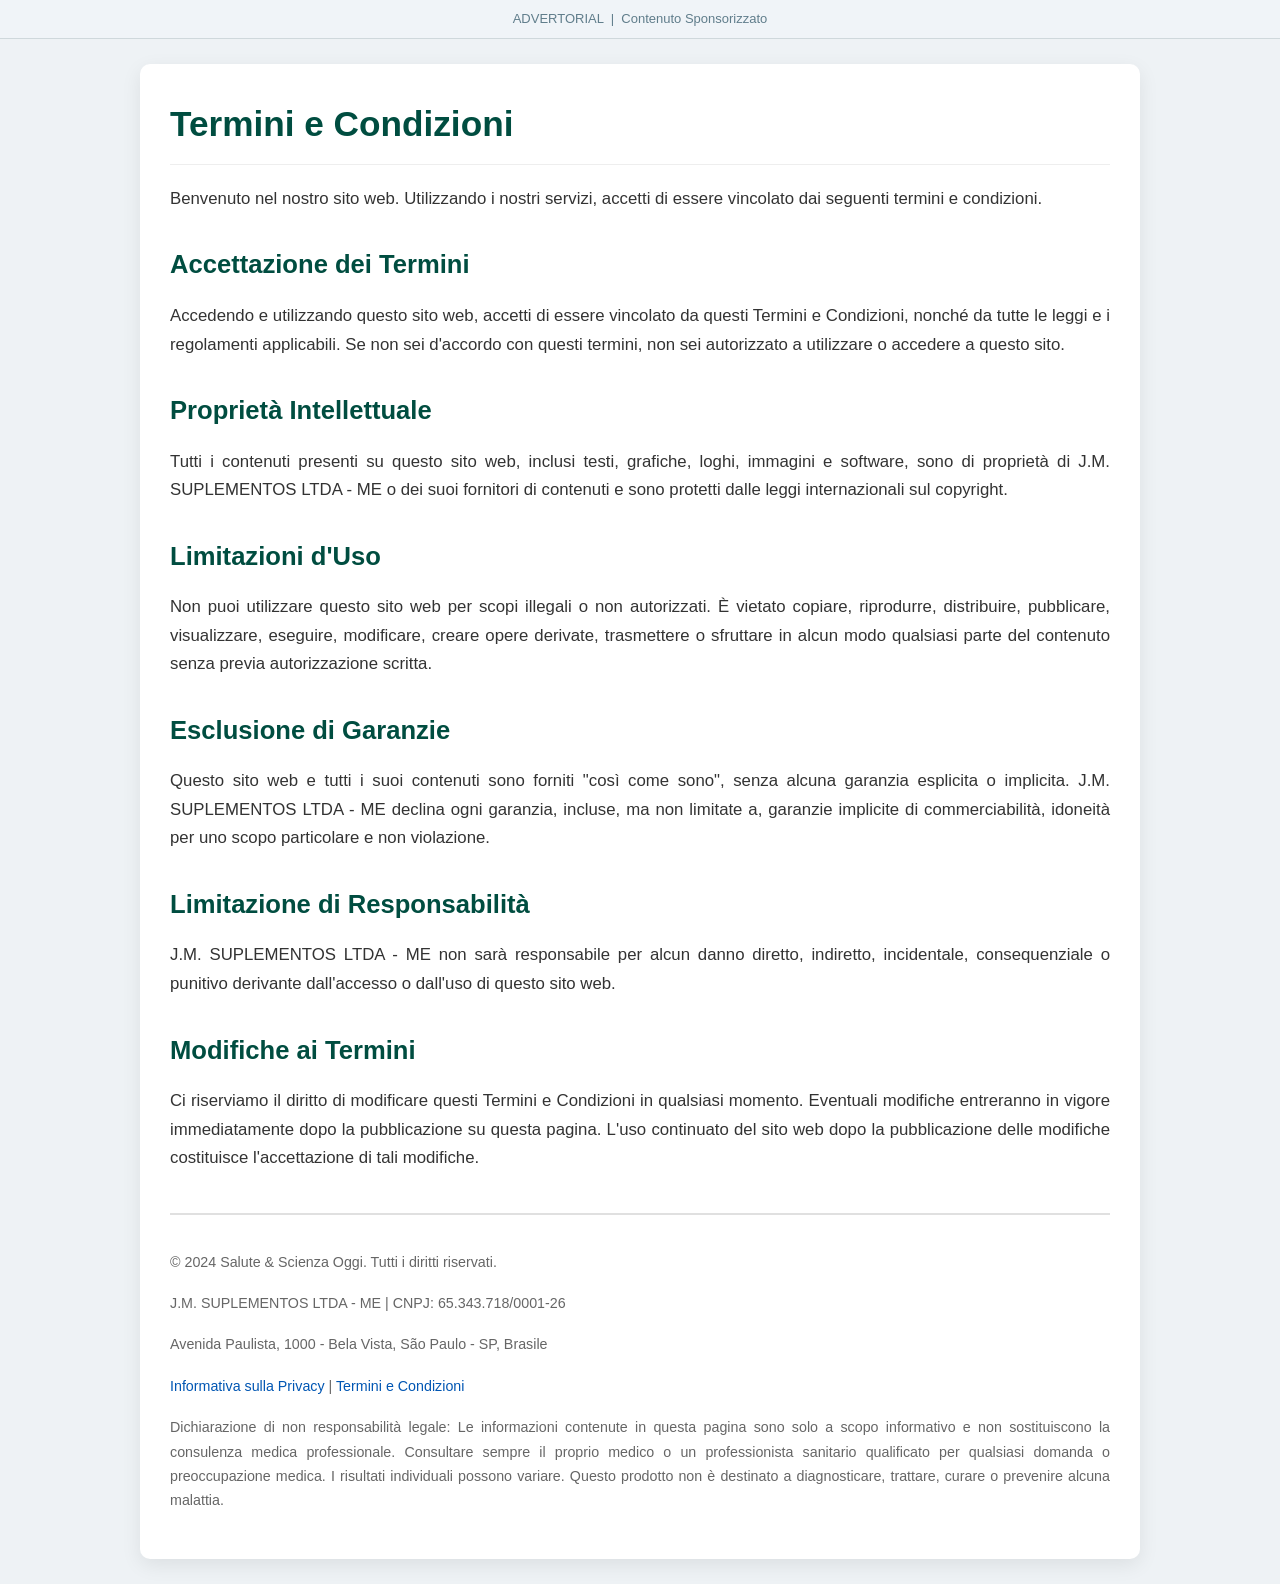
<file: pre/terms.html>
<!DOCTYPE html>
<html lang="it">
<head>
    <!-- Google Tag Manager -->
    <script>(function(w,d,s,l,i){w[l]=w[l]||[];w[l].push({"gtm.start":
    new Date().getTime(),event:"gtm.js"});var f=d.getElementsByTagName(s)[0],
    j=d.createElement(s),dl=l!="dataLayer"?"&l=":"";j.async=true;j.src=
    "https://www.googletagmanager.com/gtm.js?id="+i+dl;f.parentNode.insertBefore(j,f);
    })(window,document,"script","dataLayer","GTM-XXXXXXX");</script>
    <!-- End Google Tag Manager -->
    <meta charset="UTF-8">
    <meta name="viewport" content="width=device-width, initial-scale=1.0">
    <title>Termini e Condizioni</title>
    <style>
        * { box-sizing: border-box; margin: 0; padding: 0; }
        body {
            font-family: 'Roboto', sans-serif;
            line-height: 1.7;
            margin: 0;
            padding: 0;
            background-color: #eef2f5;
            color: #333;
        }
        .advertorial-bar {
            background-color: #f0f4f8;
            color: #607d8b;
            text-align: center;
            padding: 8px 0;
            font-size: 13px;
            font-family: 'Open Sans', sans-serif;
            border-bottom: 1px solid #cfd8dc;
        }
        .container {
            width: 90%;
            max-width: 1000px;
            margin: 25px auto;
            background-color: #ffffff;
            padding: 30px;
            border-radius: 10px;
            box-shadow: 0 6px 20px rgba(0,0,0,0.08);
        }
        h1 {
            font-family: 'Montserrat', sans-serif;
            font-size: 2.2em;
            color: #004d40;
            margin-bottom: 20px;
            border-bottom: 1px solid #eee;
            padding-bottom: 10px;
        }
        h2 {
            font-family: 'Montserrat', sans-serif;
            color: #004d40;
            font-size: 1.6em;
            margin-top: 30px;
            margin-bottom: 15px;
        }
        p {
            margin-bottom: 1.2em;
            text-align: justify;
            font-size: 1.05em;
        }
        .footer {
            text-align: center;
            padding-top: 35px;
            margin-top: 40px;
            border-top: 2px solid #e0e0e0;
            font-size: 0.85em;
            color: #666;
        }
        a {
            color: #0056b3;
            text-decoration: none;
        }
        a:hover {
            text-decoration: underline;
        }
    </style>
</head>
<body>
    <!-- Google Tag Manager (noscript) -->
    <noscript><iframe src="https://www.googletagmanager.com/ns.html?id=GTM-XXXXXXX" height="0" width="0" style="display:none;visibility:hidden"></iframe></noscript>
    <!-- End Google Tag Manager (noscript) -->
    <!-- Facebook Pixel Code (noscript) -->
    <noscript><img height="1" width="1" style="display:none"
    src="https://www.facebook.com/tr?id=YOUR_PIXEL_ID&ev=PageView&noscript=1"
    /></noscript>
    <!-- End Facebook Pixel Code (noscript) -->

    <div class="advertorial-bar">
        ADVERTORIAL &nbsp;|&nbsp; Contenuto Sponsorizzato
    </div>

    <div class="container">
        <h1>Termini e Condizioni</h1>
        <p>Benvenuto nel nostro sito web. Utilizzando i nostri servizi, accetti di essere vincolato dai seguenti termini e condizioni.</p>

        <h2>Accettazione dei Termini</h2>
        <p>Accedendo e utilizzando questo sito web, accetti di essere vincolato da questi Termini e Condizioni, nonché da tutte le leggi e i regolamenti applicabili. Se non sei d'accordo con questi termini, non sei autorizzato a utilizzare o accedere a questo sito.</p>

        <h2>Proprietà Intellettuale</h2>
        <p>Tutti i contenuti presenti su questo sito web, inclusi testi, grafiche, loghi, immagini e software, sono di proprietà di J.M. SUPLEMENTOS LTDA - ME o dei suoi fornitori di contenuti e sono protetti dalle leggi internazionali sul copyright.</p>

        <h2>Limitazioni d'Uso</h2>
        <p>Non puoi utilizzare questo sito web per scopi illegali o non autorizzati. È vietato copiare, riprodurre, distribuire, pubblicare, visualizzare, eseguire, modificare, creare opere derivate, trasmettere o sfruttare in alcun modo qualsiasi parte del contenuto senza previa autorizzazione scritta.</p>

        <h2>Esclusione di Garanzie</h2>
        <p>Questo sito web e tutti i suoi contenuti sono forniti "così come sono", senza alcuna garanzia esplicita o implicita. J.M. SUPLEMENTOS LTDA - ME declina ogni garanzia, incluse, ma non limitate a, garanzie implicite di commerciabilità, idoneità per uno scopo particolare e non violazione.</p>

        <h2>Limitazione di Responsabilità</h2>
        <p>J.M. SUPLEMENTOS LTDA - ME non sarà responsabile per alcun danno diretto, indiretto, incidentale, consequenziale o punitivo derivante dall'accesso o dall'uso di questo sito web.</p>

        <h2>Modifiche ai Termini</h2>
        <p>Ci riserviamo il diritto di modificare questi Termini e Condizioni in qualsiasi momento. Eventuali modifiche entreranno in vigore immediatamente dopo la pubblicazione su questa pagina. L'uso continuato del sito web dopo la pubblicazione delle modifiche costituisce l'accettazione di tali modifiche.</p>

        <div class="footer">
            <p>&copy; 2024 Salute & Scienza Oggi. Tutti i diritti riservati.</p>
            <p>J.M. SUPLEMENTOS LTDA - ME | CNPJ: 65.343.718/0001-26</p>
            <p>Avenida Paulista, 1000 - Bela Vista, São Paulo - SP, Brasile</p>
            <p><a href="privacy.html">Informativa sulla Privacy</a> | <a href="terms.html">Termini e Condizioni</a></p>
            <div class="disclaimer">
                <p>Dichiarazione di non responsabilità legale: Le informazioni contenute in questa pagina sono solo a scopo informativo e non sostituiscono la consulenza medica professionale. Consultare sempre il proprio medico o un professionista sanitario qualificato per qualsiasi domanda o preoccupazione medica. I risultati individuali possono variare. Questo prodotto non è destinato a diagnosticare, trattare, curare o prevenire alcuna malattia.</p>
            </div>
        </div>
    </div>
</body>
</html>
</file>
<file: css/style.css>
body { font-family: 'Montserrat', sans-serif; margin: 0; padding: 0; color: #333; line-height: 1.6; background-color: #f4f4f4; }
.container { width: 90%; max-width: 1100px; margin: 0 auto; padding: 20px 0; }
header { background: #fff; box-shadow: 0 2px 5px rgba(0,0,0,0.1); position: fixed; width: 100%; top: 0; z-index: 1000; }
header .container { display: flex; justify-content: space-between; align-items: center; }
.logo { font-size: 1.5em; font-weight: 700; color: #16a085; text-decoration: none; }
.nav-links { list-style: none; display: flex; margin: 0; padding: 0; }
.nav-links li { margin-left: 20px; }
.nav-links a { text-decoration: none; color: #555; font-weight: 600; font-size: 0.9em; text-transform: uppercase; }
.hero { background: linear-gradient(rgba(0,0,0,0.6), rgba(0,0,0,0.6)), url('../images/hero.jpg') no-repeat center center/cover; height: 70vh; display: flex; align-items: center; justify-content: center; text-align: center; color: #fff; margin-top: 60px; }
.hero h1 { font-size: 3.5em; margin-bottom: 10px; }
.hero p { font-size: 1.2em; margin-bottom: 30px; }
.btn { background: #16a085; color: #fff; padding: 12px 30px; text-decoration: none; border-radius: 5px; font-weight: 600; display: inline-block; }
.about { padding: 80px 0; background: #fff; }
.about-content { display: flex; align-items: center; gap: 50px; }
.about-text { flex: 1; }
.about-text h2 { color: #16a085; font-size: 2.5em; margin-bottom: 20px; }
.about-image { flex: 1; }
.about-image img { border-radius: 10px; box-shadow: 0 10px 20px rgba(0,0,0,0.1); }
.specialties { padding: 80px 0; text-align: center; }
.specialties h2 { font-size: 2.5em; margin-bottom: 40px; color: #16a085; }
.grid { display: grid; grid-template-columns: repeat(auto-fit, minmax(300px, 1fr)); gap: 30px; }
.card { background: #fff; padding: 20px; border-radius: 10px; box-shadow: 0 5px 15px rgba(0,0,0,0.05); }
.card img { border-radius: 5px; margin-bottom: 20px; }
footer { background: #222; color: #ccc; text-align: center; padding: 50px 0; }
.footer-links a { color: #16a085; text-decoration: none; margin: 0 10px; }
.clickable-image { cursor: pointer; }
@media (max-width: 768px) { .about-content { flex-direction: column; } .hero h1 { font-size: 2.5em; } .nav-links { display: none; } }
</file>
<file: pre/assets/styles.css>
:root {
  --paper: #fffdf8;
  --surface: #ffffff;
  --ink: #1c241f;
  --muted: #657168;
  --line: #dfe5dc;
  --green: #2f6f54;
  --red: #9b3f32;
  --gold: #c8943f;
  --clay: #f4eee6;
  --shadow: 0 18px 48px rgba(30, 36, 32, .10);
}

* {
  box-sizing: border-box;
}

html {
  scroll-behavior: smooth;
}

body {
  margin: 0;
  font-family: Arial, Helvetica, sans-serif;
  color: var(--ink);
  background: var(--paper);
  line-height: 1.6;
}

a {
  color: inherit;
}

img {
  display: block;
  max-width: 100%;
}

.wrap {
  width: min(1120px, calc(100% - 32px));
  margin: 0 auto;
}

.topbar {
  position: sticky;
  top: 0;
  z-index: 50;
  background: rgba(255, 253, 248, .96);
  border-bottom: 1px solid var(--line);
  backdrop-filter: blur(14px);
}

.topbar .wrap {
  min-height: 76px;
  display: flex;
  align-items: center;
  justify-content: space-between;
  gap: 24px;
}

.brand {
  display: inline-flex;
  flex-direction: column;
  gap: 2px;
  text-decoration: none;
}

.brand strong {
  font-size: 18px;
  line-height: 1.15;
}

.brand span {
  color: var(--muted);
  font-size: 13px;
}

.nav {
  display: flex;
  align-items: center;
  gap: 6px;
}

.nav a {
  border: 1px solid transparent;
  border-radius: 7px;
  color: var(--muted);
  font-size: 14px;
  padding: 9px 11px;
  text-decoration: none;
}

.nav a:hover,
.nav a.active {
  border-color: rgba(47, 111, 84, .28);
  color: var(--green);
  background: rgba(47, 111, 84, .07);
}

.hero {
  min-height: calc(100vh - 76px);
  display: grid;
  grid-template-columns: minmax(0, 1fr) minmax(320px, 460px);
  gap: 34px;
  align-items: center;
  padding: 52px 0 32px;
}

.hero-copy {
  padding: 20px 0;
}

.eyebrow {
  display: inline-flex;
  align-items: center;
  gap: 8px;
  margin-bottom: 18px;
  color: var(--green);
  font-size: 13px;
  font-weight: 700;
  text-transform: uppercase;
}

.eyebrow::before {
  content: "";
  width: 28px;
  height: 2px;
  background: var(--gold);
}

h1,
h2,
h3 {
  letter-spacing: 0;
  line-height: 1.12;
  margin: 0;
}

h1 {
  font-size: clamp(36px, 6vw, 68px);
  max-width: 820px;
}

h2 {
  font-size: clamp(26px, 3vw, 38px);
  margin-bottom: 14px;
}

h3 {
  font-size: 18px;
  margin-bottom: 8px;
}

p {
  margin: 0;
}

.lead {
  color: var(--muted);
  font-size: 19px;
  max-width: 720px;
  margin-top: 20px;
}

.actions {
  display: flex;
  flex-wrap: wrap;
  gap: 12px;
  margin-top: 28px;
}

.button {
  display: inline-flex;
  align-items: center;
  justify-content: center;
  min-height: 44px;
  border-radius: 7px;
  border: 1px solid var(--green);
  background: var(--green);
  color: #ffffff;
  font-weight: 700;
  padding: 11px 16px;
  text-decoration: none;
}

.button.secondary {
  background: transparent;
  color: var(--green);
}

.hero-panel {
  background: var(--surface);
  border: 1px solid var(--line);
  border-radius: 8px;
  box-shadow: var(--shadow);
  overflow: hidden;
}

.hero-panel img {
  aspect-ratio: 4 / 3;
  height: auto;
  object-fit: cover;
  width: 100%;
}

.facts {
  display: grid;
  gap: 12px;
  padding: 22px;
}

.fact {
  border-top: 1px solid var(--line);
  padding-top: 12px;
}

.fact:first-child {
  border-top: 0;
  padding-top: 0;
}

.fact span {
  color: var(--muted);
  display: block;
  font-size: 12px;
  text-transform: uppercase;
}

.fact strong {
  display: block;
  margin-top: 2px;
}

.band {
  border-top: 1px solid var(--line);
  padding: 64px 0;
}

.band.clay {
  background: var(--clay);
}

.section-head {
  max-width: 760px;
  margin-bottom: 26px;
}

.section-head p {
  color: var(--muted);
  font-size: 17px;
}

.grid {
  display: grid;
  grid-template-columns: repeat(3, minmax(0, 1fr));
  gap: 16px;
}

.two {
  display: grid;
  grid-template-columns: repeat(2, minmax(0, 1fr));
  gap: 16px;
}

.card {
  background: var(--surface);
  border: 1px solid var(--line);
  border-radius: 8px;
  padding: 24px;
}

.card p,
.card li {
  color: var(--muted);
}

.card.accent {
  border-top: 4px solid var(--red);
}

.card.green {
  border-top: 4px solid var(--green);
}

.card.gold {
  border-top: 4px solid var(--gold);
}

.list {
  display: grid;
  gap: 12px;
  list-style: none;
  margin: 0;
  padding: 0;
}

.list li {
  border-bottom: 1px solid var(--line);
  padding-bottom: 12px;
}

.list li:last-child {
  border-bottom: 0;
  padding-bottom: 0;
}

.info-table {
  width: 100%;
  border-collapse: collapse;
  background: var(--surface);
  border: 1px solid var(--line);
  border-radius: 8px;
  overflow: hidden;
}

.info-table th,
.info-table td {
  border-bottom: 1px solid var(--line);
  padding: 14px;
  text-align: left;
  vertical-align: top;
}

.info-table th {
  width: 220px;
  color: var(--ink);
  background: #faf7f0;
}

.info-table td {
  color: var(--muted);
}

.contact-form {
  display: grid;
  gap: 14px;
}

.field {
  display: grid;
  gap: 6px;
}

.field label {
  font-weight: 700;
}

.field input,
.field textarea,
.field select {
  width: 100%;
  border: 1px solid var(--line);
  border-radius: 7px;
  color: var(--ink);
  font: inherit;
  padding: 11px 12px;
  background: #ffffff;
}

.field textarea {
  min-height: 136px;
  resize: vertical;
}

.notice {
  background: rgba(200, 148, 63, .12);
  border: 1px solid rgba(200, 148, 63, .35);
  border-radius: 8px;
  color: #674b19;
  padding: 14px;
}

.legal-page {
  padding: 44px 0 70px;
}

.legal-page .card + .card {
  margin-top: 16px;
}

.legal-page ul {
  margin: 10px 0 0;
  padding-left: 22px;
}

.footer {
  background: #17241d;
  color: #dfe8df;
  padding: 34px 0;
}

.footer .wrap {
  display: grid;
  gap: 12px;
}

.footer a {
  color: #ffffff;
}

.small {
  color: var(--muted);
  font-size: 14px;
}

.footer .small {
  color: #b8c7bd;
}

@media (max-width: 860px) {
  .topbar .wrap {
    align-items: flex-start;
    flex-direction: column;
    gap: 12px;
    padding: 14px 0;
  }

  .nav {
    flex-wrap: wrap;
    width: 100%;
  }

  .hero,
  .grid,
  .two {
    grid-template-columns: 1fr;
  }

  .hero {
    min-height: auto;
    padding-top: 34px;
  }

  .info-table th {
    width: auto;
  }
}

@media (max-width: 520px) {
  .wrap {
    width: min(100% - 24px, 1120px);
  }

  .band {
    padding: 42px 0;
  }

  .nav a {
    flex: 1 1 auto;
    text-align: center;
  }

  .actions,
  .button {
    width: 100%;
  }
}
</file>
